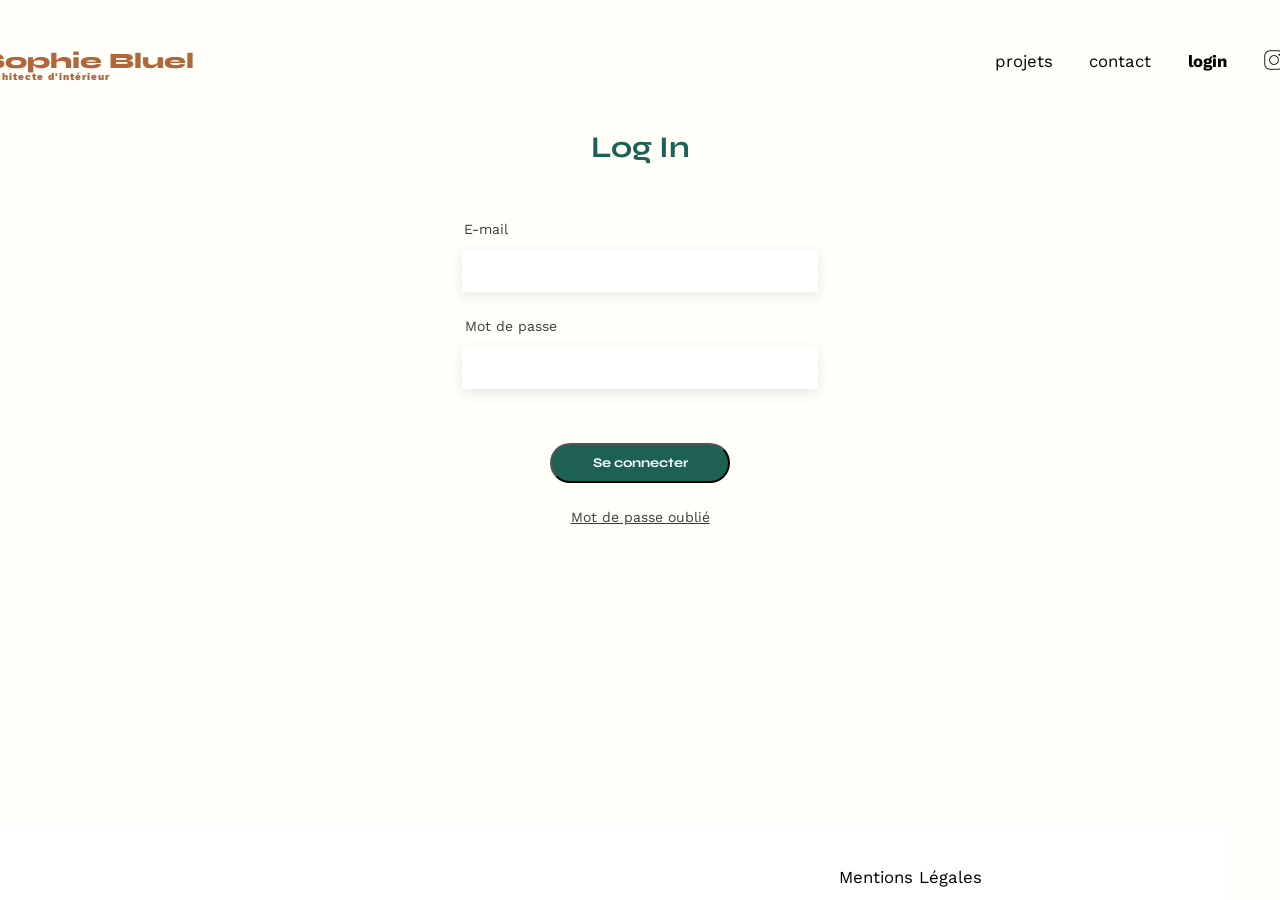
<file: login.html>
<!DOCTYPE html>
<html lang="fr">
    <head>
        <meta charset="UTF-8">
        <title>Log In</title>
        <meta name="viewport" content="width=device-width, initial-scale=1.0">
        <link rel="preconnect" href="https://fonts.googleapis.com">
        <link rel="preconnect" href="https://fonts.gstatic.com" crossorigin>
        <link
            href="https://fonts.googleapis.com/css2?family=Syne:wght@700;800&family=Work+Sans&display=swap"
            rel="stylesheet">
        <meta name="description" content>
        <link rel="stylesheet" href="./assets/style.css">
        <script src="assets/js/login.js" async></script>
    </head>
    <body>
        <header class="header">
            <h1>Sophie Bluel <span>Architecte d'intérieur</span></h1>
            <nav>
                <ul>
                    <li class="menu">projets</li>
                    <li class="menu">contact</li>
                    <li><a href="login.html" class="login-link">login</a></li>
                    <li><img src="./assets/icons/instagram.png" alt="Instagram"></li>
                </ul>
            </nav>
        </header>
        <main class="login">
            <h2 class="login-title">Log In</h2>
            <form action="/">
                <div class="form-info">
                    <label for="email" class="label-login mail">E-mail</label>
                    <input type="email" name="email" id="email"
                        class="form-info--input" required>
                </div>
                <div class="form-info">
                    <label for="password" class="label-login">Mot de passe</label>
                    <input type="password" name="password" id="password"
                        class="form-info--input"
                        required>
                </div>
                <input type="submit" name="submit" value="Se connecter"
                    class="form-validation">
            </form>
            <div>
                <a href="#" class="password-forgotten">Mot de passe oublié</a>
            </div>
        </main>
        <footer class="bottom">
            <nav>
                <ul>
                    <li>Mentions Légales</li>
                </ul>
            </nav>
        </footer>
    </body>
</file>
<file: assets/style.css>
/* http://meyerweb.com/eric/tools/css/reset/
   v2.0 | 20110126
   License: none (public domain)
*/

html,
body,
div,
span,
applet,
object,
iframe,
h1,
h2,
h3,
h4,
h5,
h6,
p,
blockquote,
pre,
a,
abbr,
acronym,
address,
big,
cite,
code,
del,
dfn,
em,
img,
ins,
kbd,
q,
s,
samp,
small,
strike,
strong,
sub,
sup,
tt,
var,
b,
u,
i,
center,
dl,
dt,
dd,
ol,
ul,
li,
fieldset,
form,
label,
legend,
table,
caption,
tbody,
tfoot,
thead,
tr,
th,
td,
article,
aside,
canvas,
details,
embed,
figure,
figcaption,
footer,
header,
hgroup,
menu,
nav,
output,
ruby,
section,
summary,
time,
mark,
audio,
video {
  margin: 0;
  padding: 0;
  border: 0;
  font-size: 100%;
  font: inherit;
  vertical-align: baseline;
}
/* HTML5 display-role reset for older browsers */
article,
aside,
details,
figcaption,
figure,
footer,
header,
hgroup,
menu,
nav,
section {
  display: block;
}
body {
  line-height: 1;
}
ol,
ul {
  list-style: none;
}
blockquote,
q {
  quotes: none;
}
blockquote:before,
blockquote:after,
q:before,
q:after {
  content: "";
  content: none;
}
table {
  border-collapse: collapse;
  border-spacing: 0;
}
/** end reset css**/
body {
  max-width: 1140px;
  margin: auto;
  font-family: "Work Sans";
  font-size: 14px;
}

section {
  margin: 50px 0;
}

h1 {
  display: flex;
  flex-direction: column;
  font-family: "Syne";
  font-size: 22px;
  font-weight: 800;
  color: #b1663c;
}

h1 > span {
  font-family: "Work Sans";
  font-size: 10px;
  letter-spacing: 0.1em;
}

h2 {
  font-family: "Syne";
  font-weight: 700;
  font-size: 30px;
  color: #1d6154;
}
nav ul {
  display: flex;
  align-items: center;
  list-style-type: none;
}
nav li {
  padding: 0 10px;
  font-size: 1.2em;
}

li:hover {
  color: #b1663c;
}

#introduction {
  display: flex;
  align-items: center;
}
#introduction figure {
  flex: 1;
}
#introduction img {
  display: block;
  margin: auto;
  width: 80%;
}

#introduction article {
  flex: 1;
}
#introduction h2 {
  margin-bottom: 1em;
}

#introduction p {
  margin-bottom: 0.5em;
}
#portfolio h2 {
  text-align: center;
  margin-bottom: 1em;
}
.gallery {
  width: 100%;
  display: grid;
  grid-template-columns: 1fr 1fr 1fr;
  grid-column-gap: 20px;
  grid-row-gap: 20px;
  margin-top: 6em;
}

.gallery img {
  width: 100%;
}
#contact {
  width: 50%;
  margin: auto;
}
#contact > * {
  text-align: center;
}
#contact h2 {
  margin-bottom: 20px;
}
#contact form {
  text-align: left;
  margin-top: 30px;
  display: flex;
  flex-direction: column;
}

#contact input {
  height: 50px;
  font-size: 1.2em;
  border: none;
  box-shadow: 0px 4px 14px rgba(0, 0, 0, 0.09);
}
#contact label {
  margin: 2em 0 1em 0;
}
#contact textarea {
  border: none;
  box-shadow: 0px 4px 14px rgba(0, 0, 0, 0.09);
}

input[type="submit"] {
  font-family: "Syne";
  font-weight: 700;
  color: white;
  background-color: #1d6154;
  margin: 2em auto;
  width: 180px;
  text-align: center;
  border-radius: 60px;
}

.bottom__home {
  display: flex;
  justify-content: flex-end;
  align-items: flex-end;
  width: 100%;
  height: 60px;
  margin-bottom: 1em;
  padding-left: 40em;
  padding-right: 17em;
  margin-left: -30em;
  padding-bottom: 1em;
  margin-bottom: 0;
}

/* author: Etienne Trzpit */

.project-filter {
  display: flex;
  justify-content: center;
  margin-bottom: 2em;
}

.type {
  /* espacement entre les boutons */
  margin-right: 1em;
  margin-left: 1em;
  border-radius: 60px;
  border: 1px solid #1d6154;
  padding: 0.5em 1em;
  cursor: pointer;
}

.login {
  text-align: center;
}

.login-title {
  margin-bottom: 2em;
  color: #1d6154;
}

.form-info {
  display: flex;
  flex-direction: column;
  margin-bottom: 1em;
  margin-left: 28em;
  margin-right: 28em;
}

.form-info--input {
  margin-bottom: 1em;
  height: 3em;
  border: none;
  box-shadow: 0px 4px 14px 0px rgba(0, 0, 0, 0.09);
}

.form-validation {
  height: 3em;
  cursor: pointer;
}

.password-forgotten {
  color: #3d3d3d;
}

.bottom {
  position: absolute;
  bottom: 0;
  right: 50px;
  display: flex;
  justify-content: flex-end;
  align-items: flex-end;
  width: 100%;
  height: 60px;
  margin-bottom: 1em;
  padding-left: 40em;
  padding-right: 17em;
  margin-left: -30em;
  padding-bottom: 1em;
  margin-bottom: 0;
}

.edit {
  position: absolute;
  left: 0;
  top: 0;
  width: 101.4%;
  display: none;
  justify-content: center;
  align-items: center;
  height: 59px;
  background-color: black;
  margin-left: -2em;
}

.edit p {
  color: white;
  font-size: 1.2em;
  margin-top: 0em;
  margin-left: 1em;
  margin-right: 1em;
}

.edit button {
  border-radius: 60px;
  width: 216px;
  height: 38px;
  cursor: pointer;
}

.modal {
  width: 530px;
  height: 630px;
  display: flex;
  flex-direction: column;
  margin-top: 2em;
  margin-bottom: 2em;
  display: none;
  border-radius: 10px;
  border-style: none;
}

.photos {
  margin-left: auto;
  margin-right: auto;
  max-width: 450px;
  display: flex;
  flex-flow: row wrap;
}

.modal img {
  width: 78px;
  height: 104px;
  margin: 0.5em 0.3em;
}

.modal h2 {
  margin-left: auto;
  margin-right: auto;
  font-weight: 400;
  font-family: "Work Sans";
  margin-bottom: 0.5em;
  font-size: 26px;
  margin-top: 0.2em;
}

.add {
  width: 237px;
  height: 36px;
  border-radius: 60px;
  background: #1d6154;
  margin-top: 3em;
  margin-bottom: 1em;
  margin-left: auto;
  margin-right: auto;
  color: white;
  cursor: pointer;
}

.delete {
  color: #d65353;
  text-align: center;
  border: none;
  background-color: transparent;
  cursor: pointer;
}

.separator {
  width: 425px;
  height: 1px;
  background-color: #b3b3b3;
  margin-top: 2em;
  margin-right: 4em;
}

.close {
  border: none;
  background-color: transparent;
  display: flex;
  justify-content: flex-end;
  cursor: pointer;
}

.header {
  display: flex;
  justify-content: space-between;
  margin: 50px 0;
}

.header h1 {
  margin-left: -4em;
}

.header ul {
  margin-right: -6em;
}

.header img {
  height: 20px;
}

.header li {
  margin-left: 1em;
}

.fa-pen-to-square {
  color: white;
}

.fa-trash-alt {
  position: absolute;
  left: 55px;
  top: 15px;
  color: white;
  padding: 4px;
  background-color: black;
  border-radius: 4px;
  cursor: pointer;
}

figure {
  position: relative;
}

body {
  background-color: #fffef8;
}

footer {
  background-color: #ffffff;
}

.modal-add {
  width: 530px;
  height: 570px;
  display: flex;
  flex-direction: column;
  margin-top: 2em;
  margin-bottom: 2em;
  display: none;
  border-radius: 10px;
  border-style: none;
}

.modal-add-top {
  display: flex;
  justify-content: space-between;
}

.modal-add-title {
  margin-left: auto;
  margin-right: auto;
  font-weight: 400;
  font-family: "Work Sans";
  margin-bottom: 0.5em;
  font-size: 26px;
  margin-top: 0.2em;
}

.photo-to-add {
  display: flex;
  justify-content: center;
  flex-direction: column;
  height: 180px;
  background-color: #e8f1f6;
}

.add__photo {
  width: 178px;
  height: 34px;
  margin-left: auto;
  margin-right: auto;
  border-radius: 50px;
}

.fa-image {
  color: #1d6154;
  margin-left: auto;
  margin-right: auto;
  margin-bottom: 0.5em;
}

.requirement {
  display: flex;
  justify-content: center;
  margin-top: 1em;
}

.form-image {
  width: 425px;
  margin: auto;
  display: flex;
  justify-content: center;
  margin-top: 1em;
  flex-direction: column;
}

input.validation-add {
  width: 237px;
  height: 36px;
  border-radius: 60px;
  border: none;
  margin: auto;
  background-color: #a7a7a7;
  margin-top: 2em;
  cursor: pointer;
}

.photos figcaption {
  margin-left: 0.5em;
  font-size: small;
}

input[type="file"] {
  display: none;
}

.form-info--label {
  width: 178px;
  height: 34px;
  margin-left: auto;
  margin-right: auto;
  border-radius: 50px;
  background-color: #cbd6dc;
  display: flex;
  justify-content: center;
  align-items: center;
  cursor: pointer;
}

.form-image label {
  margin-top: 1em;
  margin-bottom: 0.5em;
}

.form-image input[type="text"],
.form-image select {
  height: 40px;
  box-shadow: 0px 4px 14px 0px rgba(0, 0, 0, 0.09);
  border: none;
}

.chosen-image {
  height: 180px;
  margin-right: 4em;
  margin-bottom: 0.5em;
}

#portfolio h2 {
  position: relative;
  margin-top: 4em;
}

#portfolio i,
#portfolio p {
  position: absolute;
  right: 53em;
  top: 47.3em;
  cursor: pointer;
}

#portfolio i {
  color: #1d6154;
  padding-right: 5em;
}

#introduction i,
#introduction figure p {
  position: absolute;
  right: 32em;
  top: 27em;
  cursor: pointer;
}

#introduction figure {
  position: relative;
  margin-left: -4em;
}

#introduction i {
  z-index: 88;
  right: 37em;
  top: 27em;
}

.login-link {
  color: black;
  text-decoration: none;
  font-weight: bold;
}

.label-login {
  margin-right: 18.5em;
  margin-bottom: 1em;
  color: #3d3d3d;
}

.mail {
  margin-right: 22em;
}

.error {
  color: red;
  margin-top: 2em;
}

.menu:hover {
  font-weight: bold;
  color: black;
  cursor: pointer;
}

.menu.index {
  font-weight: normal;
}

.menu:hover {
  font-weight: bold;
}

.highlight {
  background-color: #1d6154;
  color: white;
}

.modal-edit {
  width: 530px;
  height: 570px;
  display: flex;
  flex-direction: column;
  margin-top: 2em;
  margin-bottom: 2em;
  display: none;
  border-radius: 10px;
  border-style: none;
}

#portfolio .fa-pen-to-square {
  color: black;
}

#introduction .fa-pen-to-square {
  color: black;
}

.validation-add.green {
  background-color: #1d6154;
}

.errorForm {
  color: red;
  margin-top: 2em;
}
</file>
